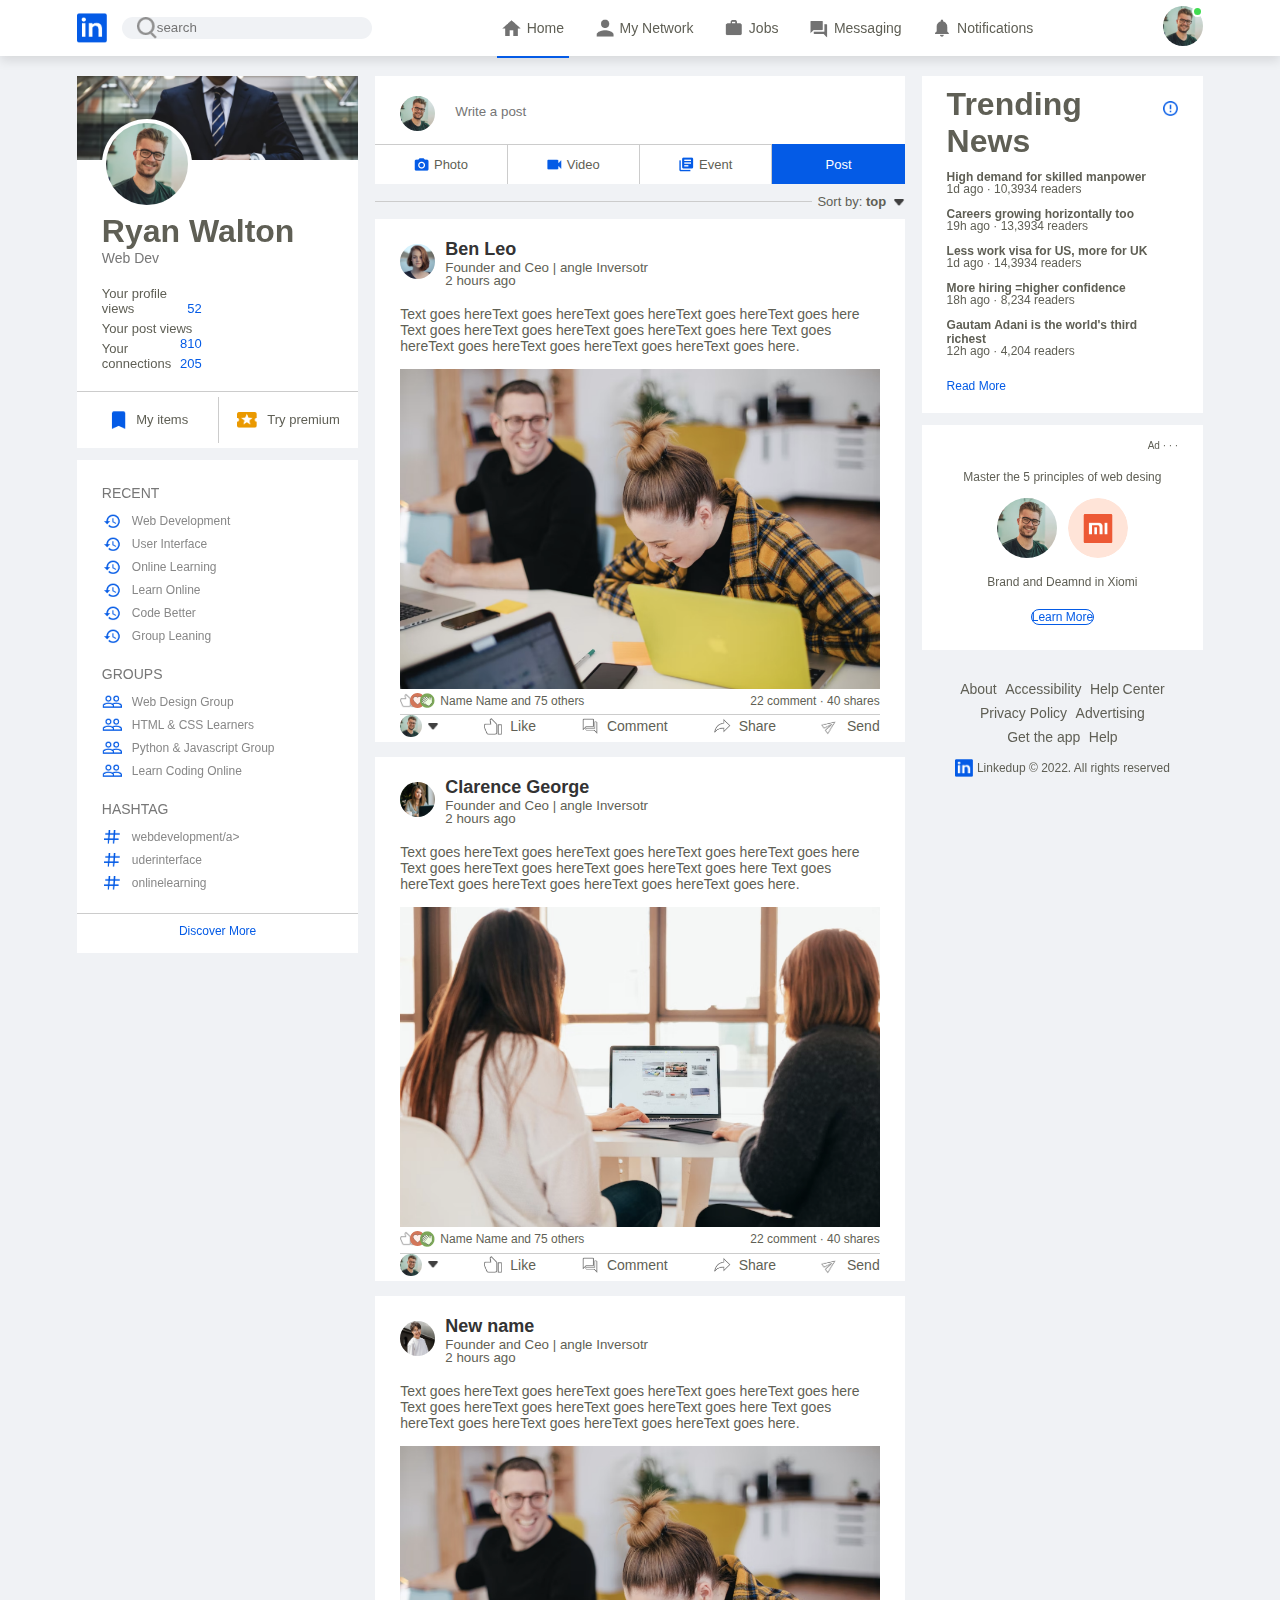
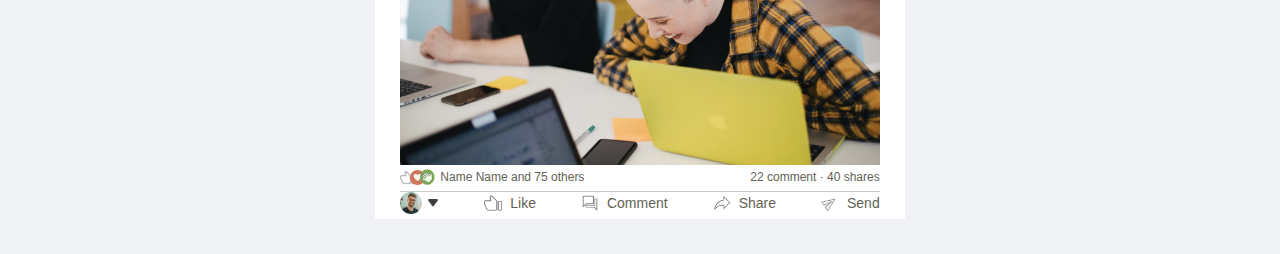
<file: index.html>
<!DOCTYPE html>
<html lang="'en">
<head>
    <meta charset="UTF-8">
    <meta http-equiv="X-UA-Compatible" content="IE=edge">
    <meta name="viewport" content="width=device-width,initial-scale=1.0">
    <title>Social Media Website</title>
    <link rel="stylesheet" href="style.css">
</head>
<body>
<nav class="navbar">
    <div class="navbar-left">
        <!-- Logo top left -->
        <a href="index.html" class="logo"><img src="images/logo.png"></a> 

        <div class="search-box">
            <img src="images/search.png">
            <input type="text" placeholder="search">
        </div>



    </div>
    
    <div class="navbar-center">
        <ul>
            <!--Heading tags -->
            <li><a href="#" class="active-link"><img src="images/home.png"><span>Home</span></a></li>
            <li><a href="#"><img src="images/network.png"><span>My Network</span></a></li>
            <li><a href="#"><img src="images/jobs.png"><span>Jobs</span></a></li>
            <li><a href="#"><img src="images/message.png"><span>Messaging</span></a></li>
            <li><a href="#"><img src="images/notification.png"><span>Notifications</span></a></li>

        </ul>
    </div>
    <div class="navbar-right">
        <!-- User Image -->
        <div class="online">
            <img src="images/user-1.png" class="nav-profile-img" onclick= "toggleMenu()">
        </div>
       
    </div>

<!-- ---------------------- profile-drop-down-menu-------------------------- -->

<div class="profile-menu-wrap" id="profileMenu">
    <div class="profile-menu">
        <div class="user-info">
            <img src="images/user-1.png">
            <div>
                <h3>Ryan Walton</h3>
                <a href="profile.html">See your profile</a>
            </div>
        </div>
        <hr>
        <a href="#" class="profile-menu-link">
            <img src="images/feedback.png">
            <p>Give feedback</p>
            <span>></span>
        </a>
        <a href="#" class="profile-menu-link">
            <img src="images/setting.png">
            <p>Settings</p>
            <span>></span>
        </a>
        <a href="#" class="profile-menu-link">
            <img src="images/help.png">
            <p>Help</p>
            <span>></span>
        </a>
        <a href="#" class="profile-menu-link">
            <img src="images/display.png">
            <p>Display</p>
            <span>></span>
        </a>
        <a href="#" class="profile-menu-link">
            <img src="images/logout.png">
            <p>Logout</p>
            <span>></span>
        </a>
    </div>
</div>





</nav>

<!----------------- navbar close -------------->

<div class="container">
    <!-- ------------------ left-sidebar ------------ -->
    <div class="left-sidebar">
        <div class="sidebar-profile-box">
            <img src="images/cover-pic.png" width="100%">
            <div class="sidebar-profile-info">
                <img src="images/user-1.png">
                <h1>Ryan Walton</h1>
                <h3>Web Dev</h3>
                <ul>
                    <li>Your profile views <span>52</span></li>
                    <li>Your post views <span>810</span></li>
                    <li>Your connections <span>205</span></li>
                </ul>
            </div>
            <div class="sidebar-profile-link">
                <a href="#"><img src="images/items.png">My items</a>
                <a href="#"><img src="images/premium.png">Try premium</a>
            </div>
        </div>
        <div class="sidebar-activity" id="sidebarActivity">
            <h3>RECENT</h3>
            <a href="#"><img src="images/recent.png">Web Development</a>
            <a href="#"><img src="images/recent.png">User Interface</a>
            <a href="#"><img src="images/recent.png">Online Learning</a>
            <a href="#"><img src="images/recent.png">Learn Online</a>
            <a href="#"><img src="images/recent.png">Code Better</a>
            <a href="#"><img src="images/recent.png">Group Leaning</a>
            <h3>GROUPS</h3>
            <a href="#"><img src="images/group.png">Web Design Group</a>
            <a href="#"><img src="images/group.png">HTML & CSS Learners</a>
            <a href="#"><img src="images/group.png">Python & Javascript Group</a>
            <a href="#"><img src="images/group.png">Learn Coding Online</a>
            <h3>HASHTAG</h3>
            <a href="#"><img src="images/hashtag.png">webdevelopment/a>
            <a href="#"><img src="images/hashtag.png">uderinterface</a>
            <a href="#"><img src="images/hashtag.png">onlinelearning</a>
            <div class="discover-more-link">
                <a href="#">Discover More</a>
            </div>
        </div>
        <p id="showMoreLink" onclick="toggleActivity()">Show more<b> +</b></p>

    </div>
    <!-- ------------------ main-content ------------ -->
    <div class="main-content">

        <div class="create-post">
            <div class="create-post-input">
                <img src="images/user-1.png">
                <textarea rows="2" placeholder="Write a post"></textarea>
            </div>
            <div class="create-post-links">
                <li><img src="images/photo.png">Photo</li>
                <li><img src="images/video.png">Video</li>
                <li><img src="images/event.png">Event</li>
                <li>Post</li>
            </div>
        </div>

        <div class="sort-by">
            <hr>
            <p>Sort by: <span>top <img src="images/down-arrow.png"></span></p>
        </div>

        <div class="post">
            <div class="post-author">
                <img src="images/user-3.png">
                <div>
                    <h1>Ben Leo</h1>
                    <small>Founder and Ceo | angle Inversotr</small>
                    <small>2 hours ago</small>
                </div>
            </div>
            <p>Text goes hereText goes hereText goes hereText goes hereText goes here
            Text goes hereText goes hereText goes hereText goes here Text goes 
            hereText goes hereText goes hereText goes hereText goes here.</p>
            <img src="images/post-image-1.png" width="100%">
            
            <div class="post-stats">
                <div>
                    <img src="images/thumbsup.png">
                    <img src="images/love.png">
                    <img src="images/clap.png">
                    <span class="liked-users"> Name Name and 75 others</span>
                </div>
                <div>
                    <span>22 comment &middot; 40 shares</span>
                </div>
            </div>
            <div class="post-activity">
                <div>
                    <img src="images/user-1.png" class="post-activity-user-icon">
                    <img src="images/down-arrow.png" class="post-activity-arrow-icon">
                </div>
                <div class="post-activity-link">
                    <img src="images/like.png">
                    <span>Like</span>
                </div>
                <div class="post-activity-link">
                    <img src="images/comment.png">
                    <span>Comment</span>
                </div>
                <div class="post-activity-link">
                    <img src="images/share.png">
                    <span>Share</span>
                </div>
                <div class="post-activity-link">
                    <img src="images/send.png">
                    <span>Send</span>
                </div>
            </div>
        </div>

        <div class="post">
            <div class="post-author">
                <img src="images/user-4.png">
                <div>
                    <h1>Clarence George</h1>
                    <small>Founder and Ceo | angle Inversotr</small>
                    <small>2 hours ago</small>
                </div>
            </div>
            <p>Text goes hereText goes hereText goes hereText goes hereText goes here
            Text goes hereText goes hereText goes hereText goes here Text goes 
            hereText goes hereText goes hereText goes hereText goes here.</p>
            <img src="images/post-image-2.png" width="100%">
            
            <div class="post-stats">
                <div>
                    <img src="images/thumbsup.png">
                    <img src="images/love.png">
                    <img src="images/clap.png">
                    <span class="liked-users"> Name Name and 75 others</span>
                </div>
                <div>
                    <span>22 comment &middot; 40 shares</span>
                </div>
            </div>
            <div class="post-activity">
                <div>
                    <img src="images/user-1.png" class="post-activity-user-icon">
                    <img src="images/down-arrow.png" class="post-activity-arrow-icon">
                </div>
                <div class="post-activity-link">
                    <img src="images/like.png">
                    <span>Like</span>
                </div>
                <div class="post-activity-link">
                    <img src="images/comment.png">
                    <span>Comment</span>
                </div>
                <div class="post-activity-link">
                    <img src="images/share.png">
                    <span>Share</span>
                </div>
                <div class="post-activity-link">
                    <img src="images/send.png">
                    <span>Send</span>
                </div>
            </div>
        </div>

        <div class="post">
            <div class="post-author">
                <img src="images/user-5.png">
                <div>
                    <h1>New name</h1>
                    <small>Founder and Ceo | angle Inversotr</small>
                    <small>2 hours ago</small>
                </div>
            </div>
            <p>Text goes hereText goes hereText goes hereText goes hereText goes here
            Text goes hereText goes hereText goes hereText goes here Text goes 
            hereText goes hereText goes hereText goes hereText goes here.</p>
            <img src="images/post-image-1.png" width="100%">
            
            <div class="post-stats">
                <div>
                    <img src="images/thumbsup.png">
                    <img src="images/love.png">
                    <img src="images/clap.png">
                    <span class="liked-users"> Name Name and 75 others</span>
                </div>
                <div>
                    <span>22 comment &middot; 40 shares</span>
                </div>
            </div>
            <div class="post-activity">
                <div>
                    <img src="images/user-1.png" class="post-activity-user-icon">
                    <img src="images/down-arrow.png" class="post-activity-arrow-icon">
                </div>
                <div class="post-activity-link">
                    <img src="images/like.png">
                    <span>Like</span>
                </div>
                <div class="post-activity-link">
                    <img src="images/comment.png">
                    <span>Comment</span>
                </div>
                <div class="post-activity-link">
                    <img src="images/share.png">
                    <span>Share</span>
                </div>
                <div class="post-activity-link">
                    <img src="images/send.png">
                    <span>Send</span>
                </div>
            </div>
        </div>





    </div>

    <!-- ------------------ right-sidebar ------------ -->
    <div class="right-sidebar">
        <div class="sidebar-news">
            <img src="images/more.png" class="info-icon">
            <h1>Trending News</h1>
            <a href="#">High demand for skilled manpower</a>
            <span>1d ago &middot; 10,3934 readers</span>

            <a href="#">Careers growing horizontally too</a>
            <span>19h ago &middot; 13,3934 readers</span>

            <a href="#">Less work visa for US, more for UK</a>
            <span>1d ago &middot; 14,3934 readers</span>

            <a href="#">More hiring =higher confidence</a>
            <span>18h ago &middot; 8,234 readers</span>

            <a href="#">Gautam Adani is the world's third richest</a>
            <span>12h ago &middot; 4,204 readers</span>

            <a href="#" class="read-more-link">Read More</a>
        </div>
        <div class="sidebar-ad">
            <small>Ad &middot; &middot; &middot;</small>
            <p>Master the 5 principles of web desing</p>
            <div>
                <img src="images/user-1.png">
                <img src="images/mi-logo.png">
            </div>
            <b>Brand and Deamnd in Xiomi</b>
            <a href="%" class="ad-link">Learn More</a>
        </div>
        <div class="sidebar-useful-links">
            <a href="#">About</a>
            <a href="#">Accessibility</a>
            <a href="#">Help Center</a>
            <a href="#">Privacy Policy</a>
            <a href="#">Advertising</a>
            <a href="#">Get the app</a>
            <a href="#">Help</a>

            <div class="copyright-msg">
                <img src="images/logo.png">
                <p>Linkedup &#169; 2022. All rights reserved</p>
            </div>
        </div>
    </div>
</div>

<!-- ------------javascript-------------------- -->

<script>
    let profileMenu = document.getElementById("profileMenu");

    function toggleMenu(){
        profileMenu.classList.toggle("open-menu");
    }
</script>
<script>

    let sideActivity = document.getElementById("sidebarActivity");
    let moreLink = document.getElementById("showMoreLink");

    function toggleActivity(){
        sideActivity.classList.toggle("open-activity")

        if(sideActivity.classList.contains("open-activity")){
            moreLink.innerHTML = "Show less <b> -</b>";
        }else{
            moreLink.innerHTML = "Show more <b> +</b>";
        }
    }

</script>

</body>
</html>
</file>
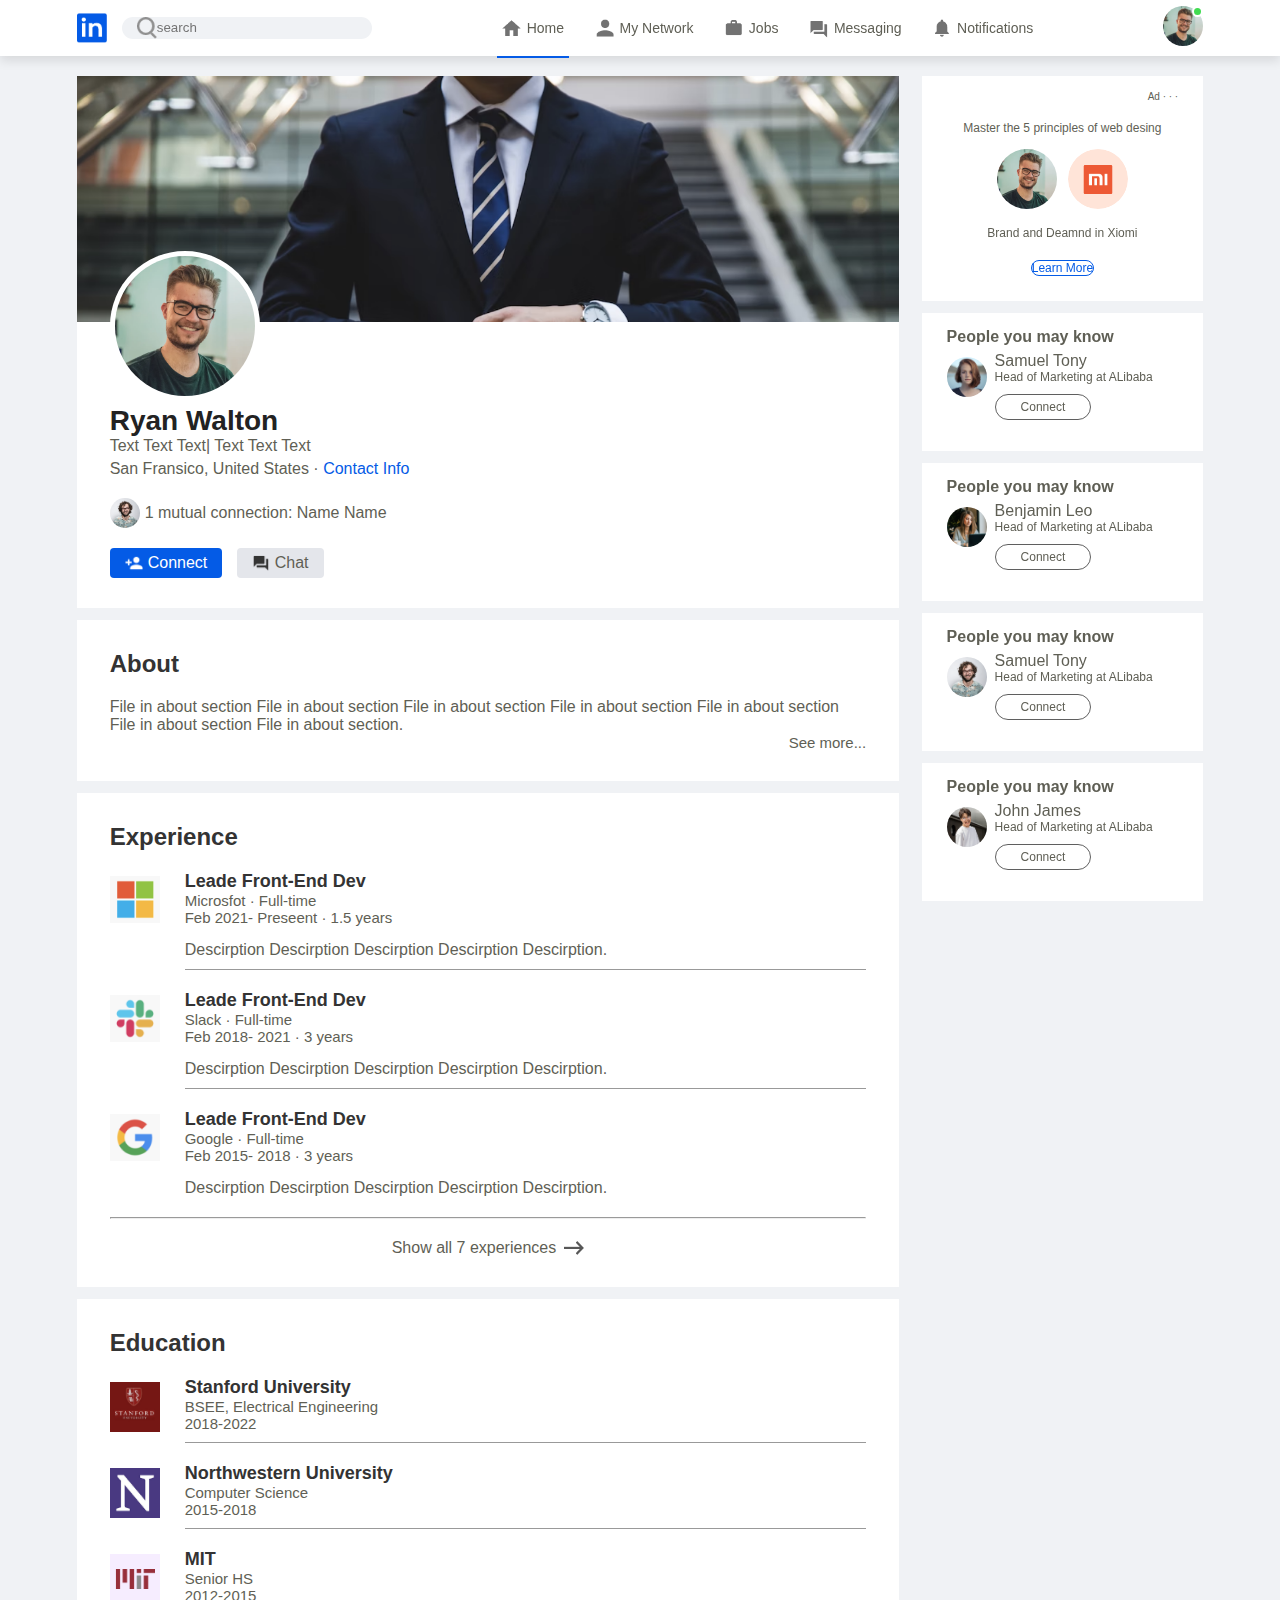
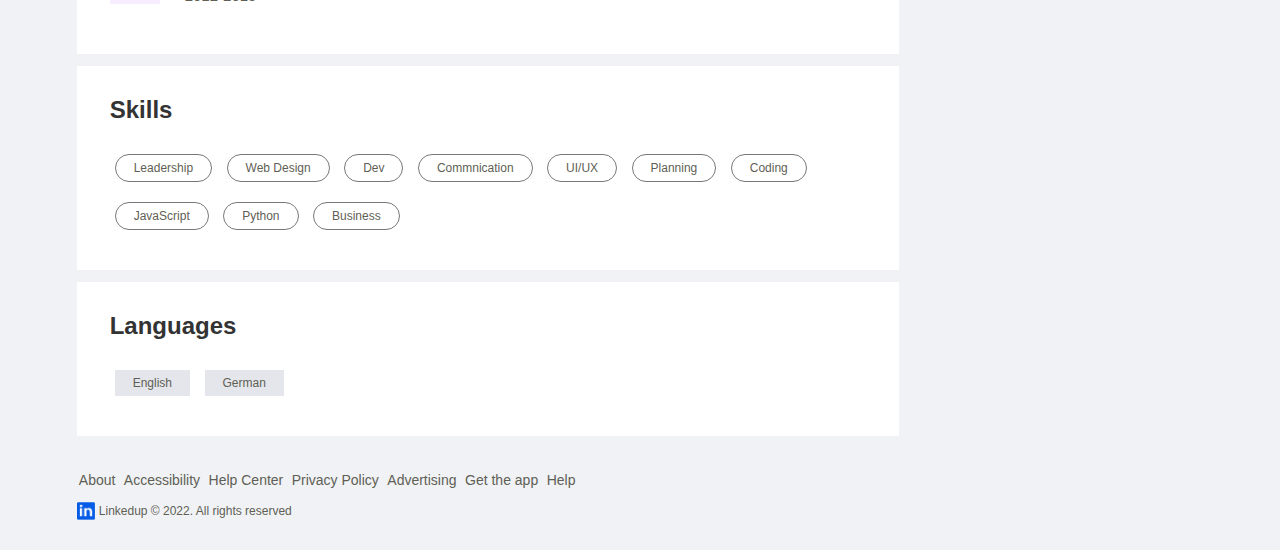
<file: profile.html>
<!DOCTYPE html>
<html lang="'en">

<head>
    <meta charset="UTF-8">
    <meta http-equiv="X-UA-Compatible" content="IE=edge">
    <meta name="viewport" content="width=device-width,initial-scale=1.0">
    <title>Social Media Website</title>
    <link rel="stylesheet" href="style.css">
</head>

<body>
<nav class="navbar">
    <div class="navbar-left">
        <!-- Logo top left -->
        <a href="index.html" class="logo"><img src="images/logo.png"></a> 

        <div class="search-box">
            <img src="images/search.png">
            <input type="text" placeholder="search">
        </div>



    </div>
    
    <div class="navbar-center">
        <ul>
            <!--Heading tags -->
            <li><a href="#" class="active-link"><img src="images/home.png"><span>Home</span></a></li>
            <li><a href="#"><img src="images/network.png"><span>My Network</span></a></li>
            <li><a href="#"><img src="images/jobs.png"><span>Jobs</span></a></li>
            <li><a href="#"><img src="images/message.png"><span>Messaging</span></a></li>
            <li><a href="#"><img src="images/notification.png"><span>Notifications</span></a></li>

        </ul>
    </div>
    <div class="navbar-right">
        <!-- User Image -->
        <div class="online">
            <img src="images/user-1.png" class="nav-profile-img" onclick= "toggleMenu()">
        </div>
       
    </div>

<!-- ---------------------- profile-drop-down-menu-------------------------- -->

<div class="profile-menu-wrap" id="profileMenu">
    <div class="profile-menu">
        <div class="user-info">
            <img src="images/user-1.png">
            <div>
                <h3>Ryan Walton</h3>
                <a href="#">See your profile</a>
            </div>
        </div>
        <hr>
        <a href="#" class="profile-menu-link">
            <img src="images/feedback.png">
            <p>Give feedback</p>
            <span>></span>
        </a>
        <a href="#" class="profile-menu-link">
            <img src="images/setting.png">
            <p>Settings</p>
            <span>></span>
        </a>
        <a href="#" class="profile-menu-link">
            <img src="images/help.png">
            <p>Help</p>
            <span>></span>
        </a>
        <a href="#" class="profile-menu-link">
            <img src="images/display.png">
            <p>Display</p>
            <span>></span>
        </a>
        <a href="#" class="profile-menu-link">
            <img src="images/logout.png">
            <p>Logout</p>
            <span>></span>
        </a>
    </div>
</div>





</nav>

<!----------------- navbar close -------------->

<!-----------------profile-page---------------->
<div class="container">

    <div class="profile-main">
        <div class="profile-container">
            <img src="images/cover-pic.png" width="100%">
            <div class="profile-container-inner">
                <img src="images/user-1.png" class="profile-pic">
                <h1>Ryan Walton</h1>
                <b>Text Text Text| Text Text Text</b>
                <p>San Fransico, United States &middot; <a href="#">Contact Info</a></p>
                <div class="mutual-connetion">
                    <img src="images/user-2.png">
                    <span>1 mutual connection: Name Name</span>
                </div>
                <div class="profile-btn">
                    <a href="#" class="primary-btn"><img src="images/connect.png">Connect</a>
                    <a href="#"><img src="images/chat.png">Chat</a>
                </div>
            </div>
        </div>
        <div class="profile-description">
            <h2>About</h2>
            <p> File in about section File in about section File in about section 
                File in about section File in about section File in about section
                File in about section.</p>
            <a href="#" class="see-more-link">See more...</a>
        </div>
        <div class="profile-description">
            <h2>Experience</h2>
            <div class="profile-desc-row">
                <img src="images/microsoft.png">
                <div>
                    <h3>Leade Front-End Dev</h3>
                    <b>Microsfot &middot; Full-time</b>
                    <b>Feb 2021- Preseent &middot; 1.5 years</b>
                    <p>Descirption Descirption Descirption Descirption
                        Descirption.</p>
                    <hr>
                </div>
            </div>
            <div class="profile-desc-row">
                <img src="images/slack.png">
                <div>
                    <h3>Leade Front-End Dev</h3>
                    <b>Slack &middot; Full-time</b>
                    <b>Feb 2018- 2021 &middot; 3 years</b>
                    <p>Descirption Descirption Descirption Descirption
                        Descirption.</p>
                    <hr>
                </div>
            </div>
            <div class="profile-desc-row">
                <img src="images/google.png">
                <div>
                    <h3>Leade Front-End Dev</h3>
                    <b>Google &middot; Full-time</b>
                    <b>Feb 2015- 2018 &middot; 3 years</b>
                    <p>Descirption Descirption Descirption Descirption
                        Descirption.</p>
                </div>
            </div>
            <hr>
            <a href="#" class="experience-link">Show all 7 experiences<img src="images/right-arrow.png"></a>
        </div>
        <div class="profile-description">
            <h2>Education</h2>
            <div class="profile-desc-row">
                <img src="images/stanford.png">
                <div>
                    <h3>Stanford University</h3>
                    <b>BSEE, Electrical Engineering</b>
                    <b>2018-2022</b>
                    <hr>
                </div>
            </div>
            <div class="profile-desc-row">
                <img src="images/north.png">
                <div>
                    <h3>Northwestern University</h3>
                    <b>Computer Science</b>
                    <b>2015-2018</b>
                    <hr>
                </div>
            </div>
            <div class="profile-desc-row">
                <img src="images/mit.png">
                <div>
                    <h3>MIT</h3>
                    <b>Senior HS</b>
                    <b>2012-2015</b>
                  
                </div>
            </div>
        </div>
        <div class="profile-description">
            <h2>Skills</h2>
            <a href="#" class="skills-btn">Leadership</a>
            <a href="#" class="skills-btn">Web Design</a>
            <a href="#" class="skills-btn">Dev</a>
            <a href="#" class="skills-btn">Commnication</a>
            <a href="#" class="skills-btn">UI/UX</a>
            <a href="#" class="skills-btn">Planning</a>
            <a href="#" class="skills-btn">Coding</a>
            <a href="#" class="skills-btn">JavaScript</a>
            <a href="#" class="skills-btn">Python</a>
            <a href="#" class="skills-btn">Business </a>
        </div>
        <div class="profile-description">
            <h2>Languages</h2>
            <a href="#" class="lang-btn">English</a>
            <a href="#" class="lang-btn">German</a>
           
        </div>
        
    </div>

<!---------------profile-sidebar---------------->

    <div class="profile-sidebar">
        <div class="sidebar-ad">
            <small>Ad &middot; &middot; &middot;</small>
            <p>Master the 5 principles of web desing</p>
            <div>
                <img src="images/user-1.png">
                <img src="images/mi-logo.png">
            </div>
            <b>Brand and Deamnd in Xiomi</b>
            <a href="%" class="ad-link">Learn More</a>
        </div>
        <div class="sidebar-people">
            <h3>People you may know</h3>
            <div class="sidebar-people-row">
                <img src="images/user-3.png">
                <div>
                    <h2>Samuel Tony</h2>
                    <p>Head of Marketing at ALibaba</p>
                    <a href="#">Connect</a>
                </div>
            </div>
        </div>
        <div class="sidebar-people">
            <h3>People you may know</h3>
            <div class="sidebar-people-row">
                <img src="images/user-4.png">
                <div>
                    <h2>Benjamin Leo</h2>
                    <p>Head of Marketing at ALibaba</p>
                    <a href="#">Connect</a>
                </div>
            </div>
        </div>
        <div class="sidebar-people">
            <h3>People you may know</h3>
            <div class="sidebar-people-row">
                <img src="images/user-2.png">
                <div>
                    <h2>Samuel Tony</h2>
                    <p>Head of Marketing at ALibaba</p>
                    <a href="#">Connect</a>
                </div>
            </div>
        </div>
        <div class="sidebar-people">
            <h3>People you may know</h3>
            <div class="sidebar-people-row">
                <img src="images/user-5.png">
                <div>
                    <h2>John James</h2>
                    <p>Head of Marketing at ALibaba</p>
                    <a href="#">Connect</a>
                </div>
            </div>
        </div>
    </div>
    
</div>


<!-- ------------------profile-footer--------------------- -->
<div class="profile-footer">
    <div class="sidebar-useful-links">
        <a href="#">About</a>
        <a href="#">Accessibility</a>
        <a href="#">Help Center</a>
        <a href="#">Privacy Policy</a>
        <a href="#">Advertising</a>
        <a href="#">Get the app</a>
        <a href="#">Help</a>

        <div class="copyright-msg">
            <img src="images/logo.png">
            <p>Linkedup &#169; 2022. All rights reserved</p>
        </div>
    </div>
</div>



<!-- --------------javascript----------------- -->
<script>
    let profileMenu = document.getElementById("profileMenu");

    function toggleMenu(){
        profileMenu.classList.toggle("open-menu");
    }
</script>

</body>
</html>
</file>
<file: style.css>
*{
    margin:0;
    padding:0;
    font-family: 'Poppins',sans-serif;
    box-sizing: border-box;
}
body{
    background:#f0f2f5;
    color: #5f5f55;
}
a{
    text-decoration: none;
    color: #5f5f55;
}
.navbar{
    display: flex;
    align-items: center;
    justify-content: space-between;
    background: #fff;
    padding: 6px 6%;
    position: sticky;
    top: 0;
    z-index: 100;
    box-shadow: 0 5px 10px rgba(0, 0, 0, 0.1);
}
.logo img{
    width: 30px;
    margin-right: 15px;
    display: block;
}
.navbar-center ul li{
    display: inline-block;
    list-style: none;
}
.navbar-center ul li a{
    display: flex;
    align-items: center;
    font-size: 14px;
    margin: 5px 8px;
    padding-right: 5px;
    position: relative;
}
.navbar-center ul li a img{
    width: 30px;
}
.navbar-center ul li a::after{
    content: '';
    width: 0;
    height: 2px;
    background: #045be6;
    position: absolute;
    bottom: -15px;
    transition: width 0.3s;

}
.navbar-center ul li a:hover::after,
.navbar-center ul li a.active-link::after
{
    width: 100%;
}
.nav-profile-img{
    width: 40px;
    border-radius: 50%;
    cursor: pointer;
    position: relative;
}
.online{
    position: relative;
}
.online::after{
    content:'';
    width: 7px;
    height: 7px;
    border: 2px solid #fff;
    border-radius: 50%;
    right: 0px;
    top: 0px;
    background: #41db51;
    position: absolute;
}
.search-box{
    background: #f0f2f5;
    width: 250px;
    border-radius: 20px;
    display: flex;
    align-items: center;
    padding: 0 15px;
}
.navbar-left{
    display: flex;
    align-items: center;
}
.search-box img{
    width: 20px;
}
.search-box input{
    width: 100%;
    background: transparent;
    padding: none;
    border: 0;

}


/*------------------- navbar end --------------------*/

.container{
    padding: 20px 6%;
    display: flex;
    flex-wrap: wrap;
    justify-content: space-between;
}
/* --------------left-sidebar--------------- */
.left-sidebar{
    flex-basis: 25%;
    align-self: flex-start;
    position: sticky;
    top: 73px;
}
.sidebar-profile-box{
    background: #fff;
}
.sidebar-profile-info{
    padding: 0 25px;
}
.sidebar-profile-info img{
    width: 90px;
    border-radius: 50%;
    background: #fff;
    padding: 4px;
    margin-top: -45px;
}
.sidebar-profile-info img h1{
    font-size: 20px;
    font-weight: 600;
    color: #222;
}
.sidebar-profile-info h3{
    font-size: 14px;
    font-weight: 500;
    color: #777;
}
.sidebar-profile-info ul{
    list-style: none;
    margin: 20px 0;
}
.sidebar-profile-info ul li{
    width: 100px;
    margin: 5px 0;
    font-size:  13px;
}
.sidebar-profile-info ul li span{
   float: right;
   color: #045be6;
}
.sidebar-profile-link{
    display: flex;
    align-items: center;
    border-top: 1px solid #ccc;
}
.sidebar-profile-link a{
    flex: 50%;
    display: flex;
    align-items: center;
    justify-content: center;
    padding: 15px 0;
    font-size: 13px;
    border-left: 1px solid #ccc;
}
.sidebar-profile-link a:first-child{
    border-left: 0;
}
.sidebar-profile-link a img{
    width: 20px;
    margin-right: 10px;

}
.sidebar-activity{
    background-color: #fff;
    padding: 5px 25px;
    margin: 12px 0;
}
.sidebar-activity h3{
    color: #777;
    font-size: 14px;
    font-weight: 500;
    margin: 20px 0 10px;
}
.sidebar-activity a{
    display: flex;
    align-items: center;
    font-size: 12px;
    font-weight: 500;
    color: #888;
    margin: 3px 0;
}
.sidebar-activity a img{
    width: 20px;
    margin-right: 10px;
}
.discover-more-link{
    border-top: 1px solid #ccc;
    text-align: center;
    margin-top: 20px;
    margin-left: -25px;
    margin-right: -25px;
}
.discover-more-link a{
    color: #045be6;
    display: inline-block;
    margin: 10px 0;
    
}

/* --------------right-sidebar--------------- */
.right-sidebar{
    flex-basis: 25%;
    align-self: flex-start;
    position: sticky;
    top: 73px;
}
.sidebar-news{
    background: #fff;
    padding: 10px 25px;
}
.info-icon{
    width: 15px;
    float: right;
    margin-top: 15px;
}
.sidebar-news h3{
    font-size: 18px;
    font-weight: 600;
    color: #333;
    margin: 10px 0 30px;
}
.sidebar-news a{
    display: block;
    font-size: 12px;
    font-weight: 600;
    margin-top: 10px;
    margin-bottom: -5px;
}
.sidebar-news span{
    font-size: 12px;
}
.sidebar-news .read-more-link{
    color: #045be6;
    font-weight: 500;
    margin: 20px 0 10px;

}
.sidebar-ad{
    background: #fff;
    padding: 15px 25px;
    text-align: center;
    margin: 12px 0;
    font-size: 12px;
}
.sidebar-ad img{
    width: 60px;
    border-radius: 50%;
    margin: 4px;
}
.sidebar-ad small{
    float: right;
    font-weight: 500;
}
.sidebar-ad p{
    margin-top: 30px;
    margin-bottom: 10px;
}
.sidebar-ad b{
    display: block;
    font-weight: 500;
    margin-top: 10px;
}
.ad-link{
    display: inline-block;
    border: 1px solid #045be6;
    border-radius: 30px;
    color: #045be6;
    font-weight: 500;
    margin: 20px auto 10px;
}
.sidebar-useful-links{
    padding: 15px 25px;
    text-align: center;
}
.sidebar-useful-links a{
    display: inline-block;
    font-size: 14px;
    margin: 4px 2px;

}
.copyright-msg{
    display: flex;
    align-items: center;
    justify-content: center;
    font-size: 12px;
    margin-top: 10px;
    font-weight: 500;
}
.copyright-msg img{
    width: 18px;
    margin-right: 4px;
}

/* --------------main-content--------------- */
.main-content{
    flex-basis: 47%;
}
.create-post{
    background: #fff;

}
.create-post-input{
    padding: 20px 25px 10px;
    display: flex;
    align-items: flex-start;
    
}
.create-post-input img{
    width: 35px;
    border-radius: 50%;
    margin-right: 20px;
}
.create-post-input textarea{
    width: 100%;
    border: 0;
    outline: 0;
    resize: none;
    background: transparent;
    margin-top: 8px;
}
::placeholder{
    font-weight: 500;
}
.create-post-links{
    display: flex;
    align-items: flex-start;

}
.create-post-links li{
    list-style: none;
    border-top: 1px solid #ccc;
    border-right: 1px solid #ccc;
    flex-basis: 25%;
    height: 40px;
    font-size: 13px;
    display: flex;
    align-items: center;
    justify-content: center;
    cursor: pointer;
}
.create-post-links li img{
    width: 15px;
    margin-right: 5px;
}
.create-post-links li:last-child{
    background: #045be6;
    color: #fff;
    border-top: 0;
    border-right: 0;

}
.sort-by{
    display: flex;
    align-items: center;
    margin: 10px 0;
}
.sort-by hr{
    flex: 1;
    border: 0;
    height: 1px;
    background: #ccc;
}
.sort-by p{
    font-size: 13px;
    padding-left: 5px;

}
.sort-by p span{
    font-weight: 600;
    cursor: pointer;
}
.sort-by p span img{
    width: 12px;
    margin-left: 3px;
}
.post{
    background: #fff;
    padding: 20px 25px 5px;
    margin: 5px 0 15px;

}
.post-author{
    display: flex;
    align-items: flex-start;
    margin-bottom: 20px;

}
.post-author img{
    width: 35px;
    border-radius: 50%;
    margin-right: 10px;
    margin-top: 5px;
}
.post-author h1{
    font-size: 18px;
    font-weight: 600;
    color: #333;
}
.post-author small{
    display: block;
    margin-bottom: -2px;
}
.post p{
    font-size: 14px;
    margin-bottom: 15px;
}
.post-stats{
    display: flex;
    flex-wrap: wrap;
    align-items: center;
    justify-content: space-between;
    font-size: 12px;
    border-bottom: 1px solid #ccc;
    padding-bottom: 6px;
}
.post-stats div{
    display: flex;
    align-items: center;

}
.post-stats img{
    width: 15px;
    margin-right: -5px;
}
.liked-users{
    margin-left: 10px;
}
.post-activity{
    display: flex;
    align-items: center;
    justify-content: space-between;
    pad: 10px 0;
    font-size: 14px;
    font-weight: 500;
}
.post-activity div{
    display: flex;
    align-items: center;
}
.post-activity-user-icon{
    width: 22px;
    border-radius: 50%;
}
.post-activity-arrow-icon{
    width: 12px;
    margin-left: 5px;
}
.post-activity-link img{
    width: 18px;
    margin-right: 8px;
}

/* ---------------profile-drop-down-menu------------------ */
.profile-menu-wrap{
    position: absolute;
    top: 100%;
    right: 5%;
    width: 320px;
    max-height: 0;
    overflow: hidden;
    transition: max-height 0.5s;


}

.profile-menu-wrap.open-menu{
    max-height: 400px;
}
.profile-menu{
    background: #222;
    color: #fff;
    padding: 20px;
    margin: 10px;
}
.user-info{
    display: flex;
    align-items: center;
}
.user-info img{
    width: 50px;
    border-radius: 50%;
    margin-right: 15px;

}
.user-info h3{
    font-weight: 500;
    margin: -7px;
}
.user-info a{
    color: #c9c9c9;
    font-size: 13px;

}
.profile-menu hr{
    border: 0;
    height: 1px;
    width: 100%;
    background: #fff;
    margin: 15px 0 10px;

}
.profile-menu-link{
    display: flex;
    align-items: center;
    color: #fff;
    margin: 12px 0;
    font-size: 14px;
}
.profile-menu-link p{
    width: 100%;
}
.profile-menu-link img{
    width: 35px;
    border-radius: 50%;
    margin-right: 10px;

}

/* ------------------------profile-page----------------------- */
.profile-main{
    flex-basis: 73%;
}
.profile-sidebar{
    flex-basis: 25%;
    align-self: flex-start;
    position: sticky;
    top: 73px;
}
.profile-container{
    background: #fff;
}
.profile-container-inner{
    padding: 0 4% 10px;
}
.profile-pic{
    width: 150px;
    border-radius: 50%;
    margin-top: -75px;
    padding: 5px;
    background: #fff;
}
.profile-container h1{
    font-size: 28px;
    font-weight: 600;
    color: #222;
}
.profile-container b{
    font-weight: 500; 
}
.profile-container p{
    margin-top: 5px; 
}
.profile-container p a{
    color: #045be6;
    font-weight: 500;
}
.mutual-connetion{
    display: flex;
    align-items: center;
    margin: 20px 0;
}
.mutual-connetion img{
    width: 30px;
    border-radius: 50%;
    margin-right: 5px;
}
.profile-btn{
    margin: 20px 0;
}
.profile-btn a{
    display: inline-flex;
    align-items: center;
    background-color: #e4e6eb;
    padding: 6px 15px;
    border-radius: 4px;
    margin-right: 10px;
}
.profile-btn a img{
    width: 18px;
    margin-right: 5px;
}
.profile-btn .primary-btn{
    background: #045be6;
    color: #fff;
}
.profile-description{
    background: #fff;
    padding: 20px 4% 30px;
    margin: 12px 0;
}
.profile-description h2{
    color: #333;
    margin: 10px 0 20px;
    font-weight: 600;
}
.see-more-link{
    display: block;
    text-align: right;
    font-size: 15px;
}
.profile-desc-row{
    display: flex;
    align-items: flex-start;
    margin: 20px 0;
}
.profile-desc-row img{
    width: 50px;
    margin-right: 25px;
    margin-top: 5px;
}
.profile-desc-row div{
    width: 100%;
}
.profile-desc-row h3{
    font-size: 18px;
    font-weight: 600;
    color: #333;
}
.profile-desc-row b{
    display: block;
    font-weight: 500;
    font-size: 15px;
}
.profile-desc-row p{
    margin-top: 15px;
}
.profile-desc-row hr{
    border: 0;
    border-bottom: 1px solid #999;
    margin-top: 10px;
}
.experience-link{
    display: flex;
    align-items: center;
    justify-content: center;
    padding-top: 20px;
    font-weight: 500;
}
.experience-link img{
    width: 20px;
    margin-left: 8px;
}
.skills-btn{
    display: inline-block;
    margin: 10px 5px;
    padding: 6px 18px;
    border: 1px solid #777;
    border-radius: 30px;
    font-size: 12px;
    font-weight: 500;
}
.lang-btn{
    display: inline-block;
    margin: 10px 5px;
    padding: 6px 18px;
    background: #e4e6eb;
    font-size: 12px;
    font-weight: 500;
}

/* ---------------profile-right-sidebar---------------- */
.profile-sidebar .sidebar-ad{
    margin: 0;
}
.sidebar-people{
    background: #fff;
    padding: 15px 25px;
    margin: 12px 0;
    font-size: 12px;
}
.sidebar-people h3{
    font-size: 16px;
    font-weight: 600;
    margin-top: 15px 0 20px;
}
.sidebar-people-row{
    display: flex;
    align-items: flex-start;
    margin: 6px 0;
}
.sidebar-people-row img{
    width: 40px;
    border-radius: 50%;
    margin-right: 8px;
    margin-top: 5px;
}
.sidebar-people-row h2{
    font-weight: 500;
    font-size: 16px;
}
.sidebar-people-row a{
    display: inline-block;
    margin: 10px 0;
    padding: 5px 25px;
    border: 1px solid #5f5f5f;
    border-radius: 30px;
    font-weight: 500;
}
.profile-footer{
    padding: 0 6% 30px;
}
.profile-footer .sidebar-useful-links{
    text-align: left;
    padding: 0;
}
.profile-footer .copyright-msg{
    justify-content: flex-start;
}
#showMoreLink{
    display: none;
}


/* ------------------------media query for small screen--------------- */
@media only screen and (max-width: 600px){
    .search-box{
        background: transparent;
        width: auto;
        padding: 0;
    }
    .search-box inout{
        width: 0;
        padding: 0;
    }
    .navbar-center ul li a span{
        display: none;
    }
    .navbar-center ul li a{
        padding-right: 0;
        margin: 5px;
    }
    .nav-profile-img{
        width: 30px;
    }
    .container{
        padding: 15px 3%;
    }
    .left-sidebar, .right-sidebar{
        flex-basis: 100%;
        position: relative;
        top: unset;
    }
    .main-content{
        flex-basis: 100%;
    }
    .post-stats div{
        margin: 2px 0;    
    }
    .post-activity-link span{
        display: none;
    }
    .post-activity-link img{
        margin-right: 0;
    }
    .profile-main, .profile-sidebar{
        flex-basis: 100%;
    }
    .profile-container{
        font-size: 14px;
    }
    .profile-pic{
        width: 100px;
        margin-top: -50px;
    }
    .profile-description{
        font-size: 14px;
    }
    #showMoreLink{
        display: block;
        width: fit-content;
        margin: 10px auto;
        font-size: 14px;
        cursor: pointer;
    }
    .sidebar-activity{
        display: none;
    }
    .sidebar-activity.open-activity{
        display: block;
    }
}
</file>
